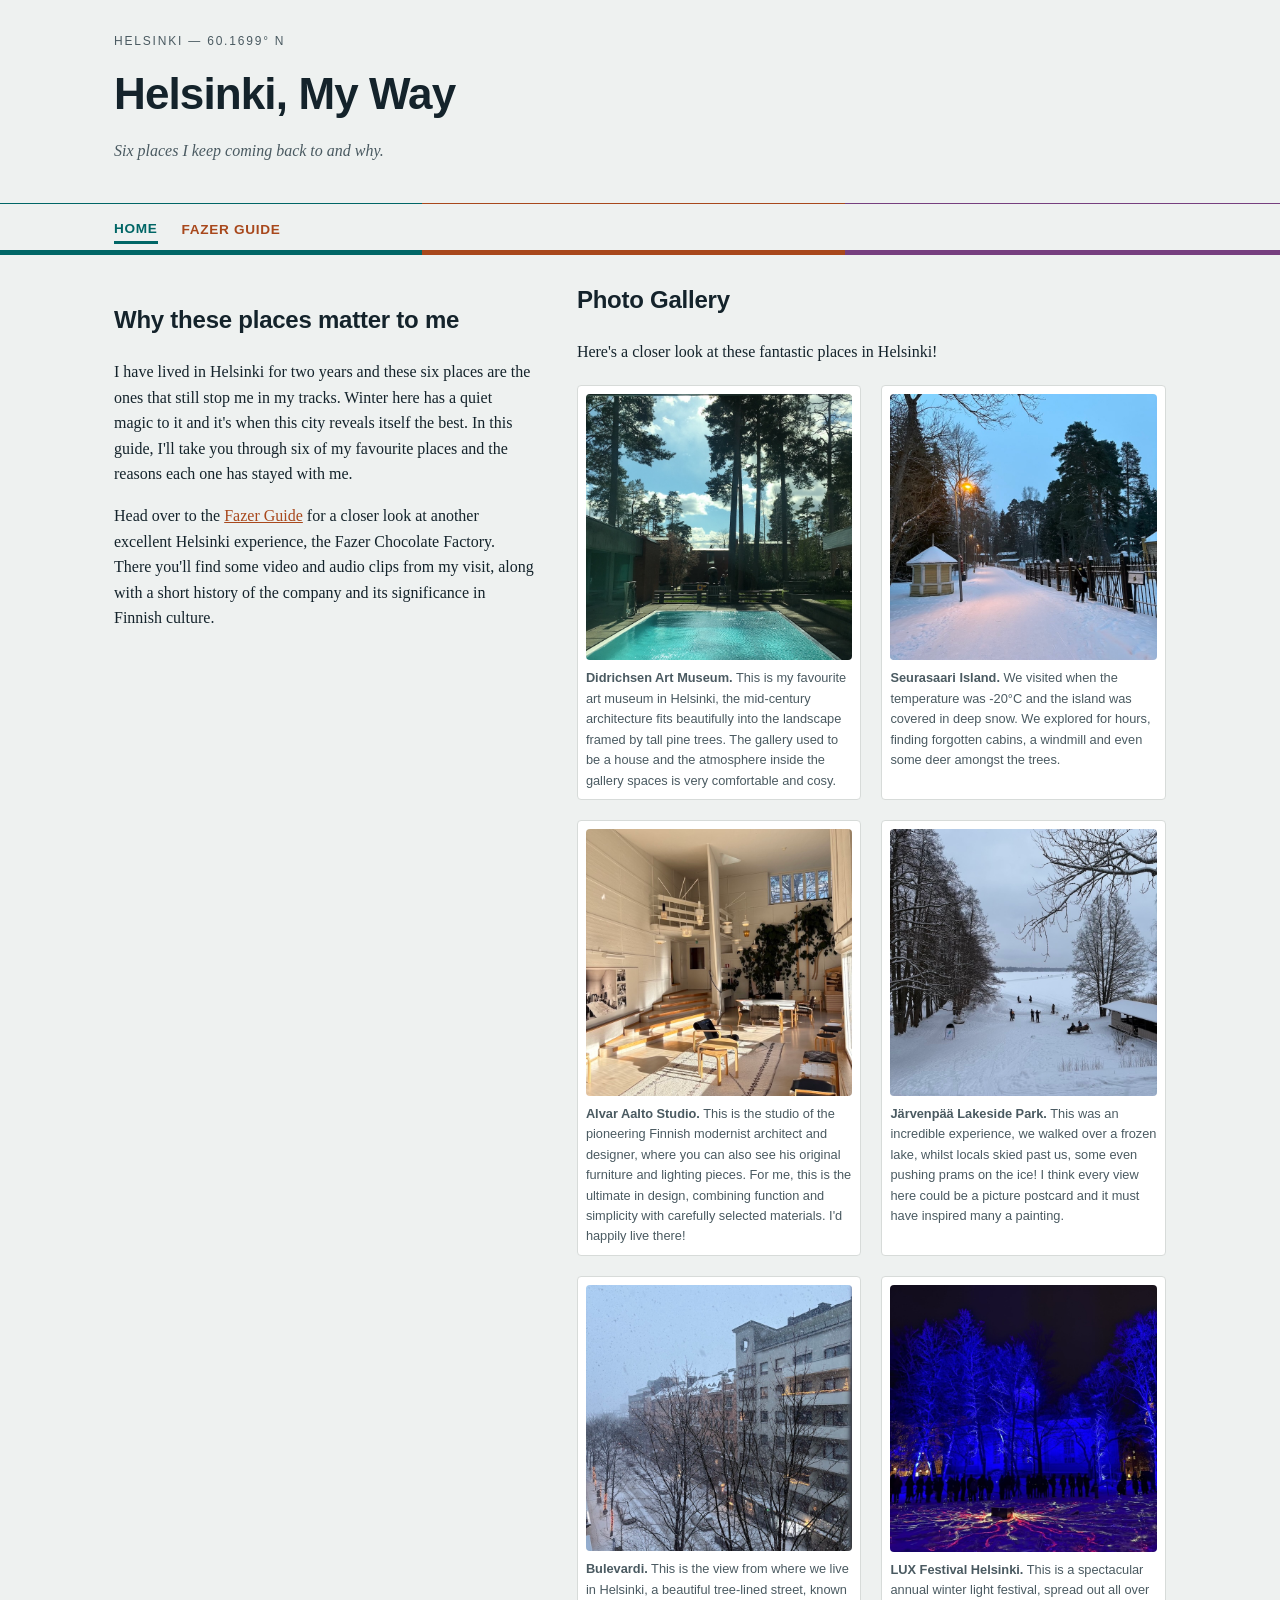
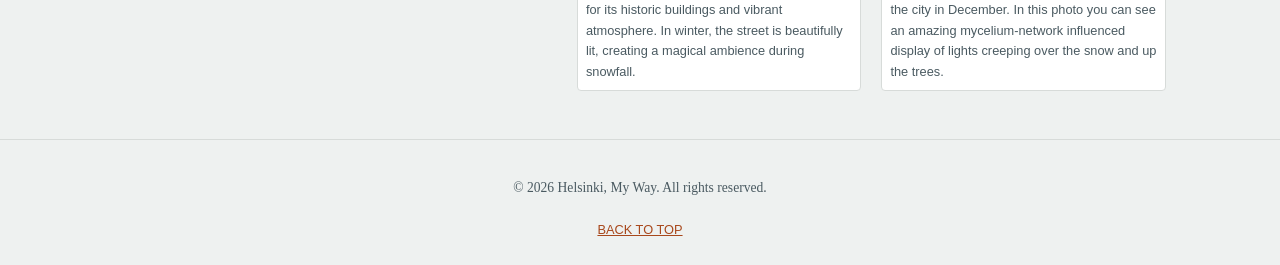
<file: index.html>
<!DOCTYPE html>
<html lang="en">
<head>
    <meta charset="UTF-8">
    <meta name="viewport" content="width=device-width, initial-scale=1.0">
    <title>Helsinki, My Way</title>
        <meta name="description" content="A personal guide to my favourite places in Helsinki, Finland.">
        <link rel="icon" href="images/favicon.png" type="image/png">
    <link rel="stylesheet" href="css/style.css">
</head>
<body>

    <!-- Skip link: Allows keyboard and screen reader users to skip directly to the main content -->
    <a href="#main-content" class="skip-link">Skip to main content</a>

    <!-- Outer container wraps the entire page content and controls the maximum width -->
    <div class="outer-container" id="top">

        <header class="site-header">
            <p class="eyebrow">Helsinki &mdash; 60.1699&deg; N</p>
            <h1>Helsinki, My Way</h1>
            <p class="tagline">Six places I keep coming back to and why.</p>
        </header>

        <!-- Main site navigation: Links to different sections of the site, built as a styled unordered list for accessibility and semantic structure -->
        <nav class="site-nav" aria-label="Main site navigation">
            <ul>
                <li><a href="index.html" aria-current="page">Home</a></li>
                <li><a href="places.html">Fazer Guide</a></li>
            </ul>
        </nav>

        <main id="main-content">
            
            <!-- Two column layout: intro text on the left and image gallery on the right -->
             <div class="two-column-layout">

                <section class="intro" aria-labelledby="intro-heading">
                    <h2 id="intro-heading">Why these places matter to&nbsp;me</h2>
                    <p>
                        I have lived in Helsinki for two years and these six places are the ones that still stop me in my tracks. 
                        Winter here has a quiet magic to it and it's when this city reveals itself the best. 
                        In this guide, I'll take you through six of my favourite places and the reasons each one has stayed with me.
                    </p>
                    <p> 
                        Head over to the <a href="places.html">Fazer Guide</a> for a closer look at another excellent Helsinki experience, the Fazer Chocolate Factory. 
                        There you'll find some video and audio clips from my visit, along with a short history of the company and its significance in Finnish culture.
                    </p>
                </section>

                <!-- Aside is used because this content is related to the main content but not essential to its understanding. 
                It provides additional context and information for those interested. -->
                <aside class="gallery" aria-labelledby="gallery-heading">
                    <h2 id="gallery-heading">Photo Gallery</h2>
                    <p>Here's a closer look at these fantastic places in Helsinki!</p>

                    <figure>
                        <img src="images/didrichsen-art-museum.jpg" alt="Modernist Didrichsen Art Museum building set among pine trees">
                        <figcaption><strong>Didrichsen Art Museum.</strong> 
                            This is my favourite art museum in Helsinki, 
                            the mid-century architecture fits beautifully into the landscape framed by tall pine trees. The gallery used to be a house and 
                            the atmosphere inside the gallery spaces is very comfortable and cosy.</figcaption>
                    </figure>

                    <figure>
                        <img src="images/seurasaari-island.jpg" alt="Snow-covered historic buildings and trees on Surasaari Island">
                        <figcaption><strong>Seurasaari Island.</strong> We visited when the temperature was -20°C and the island was covered in deep snow.
                            We explored for hours, finding forgotten cabins, a windmill and even some deer amongst the trees.</figcaption>
                    </figure>

                    <figure>
                        <img src="images/alvar-aalto-studio.jpg" alt="Studio of Alvar Aalto, a famous Finnish architect and designer">
                        <figcaption><strong>Alvar Aalto Studio.</strong> This is the studio of the pioneering Finnish modernist architect and designer, 
                            where you can also see his original furniture and lighting pieces. For me, this is the ultimate in design, 
                            combining function and simplicity with carefully selected materials. I'd happily live there!</figcaption>
                    </figure>

                    <figure>
                        <img src="images/jarvenpaa-lakeside-park.jpg" alt="Järvenpää Lakeside Park, a snow-covered scenic park">
                        <figcaption><strong>Järvenpää Lakeside Park.</strong> This was an incredible experience, we walked over a frozen lake, whilst locals skied past us, 
                            some even pushing prams on the ice! I think every view here could be a picture postcard and it must have inspired many a painting.</figcaption>
                    </figure>

                    <figure>
                        <img src="images/bulevardi-street.jpg" alt="Bulevardi is a vibrant street in Helsinki with historic buildings">
                        <figcaption><strong>Bulevardi.</strong> This is the view from where we live in Helsinki, a beautiful tree-lined street, known for its historic buildings 
                            and vibrant atmosphere. In winter, the street is beautifully lit, creating a magical ambience during snowfall.</figcaption>
                    </figure>

                    <figure>
                        <img src="images/lux-festival-helsinki.jpg" alt="LUX Festival Helsinki, a vibrant festival of light in the heart of the city">
                        <figcaption><strong>LUX Festival Helsinki.</strong> This is a spectacular annual winter light festival, spread out all over the city in December. 
                            In this photo you can see an amazing mycelium-network influenced display of lights creeping over the snow and up the trees.</figcaption>
                    </figure>

                </aside>

            </div>

        </main>

        <footer class="site-footer">
            <p>&copy; 2026 Helsinki, My Way. All rights reserved.</p>
            <a href="#top" class="back-to-top">Back to top</a>
        </footer>

    </div>

</body>
</html>
</file>
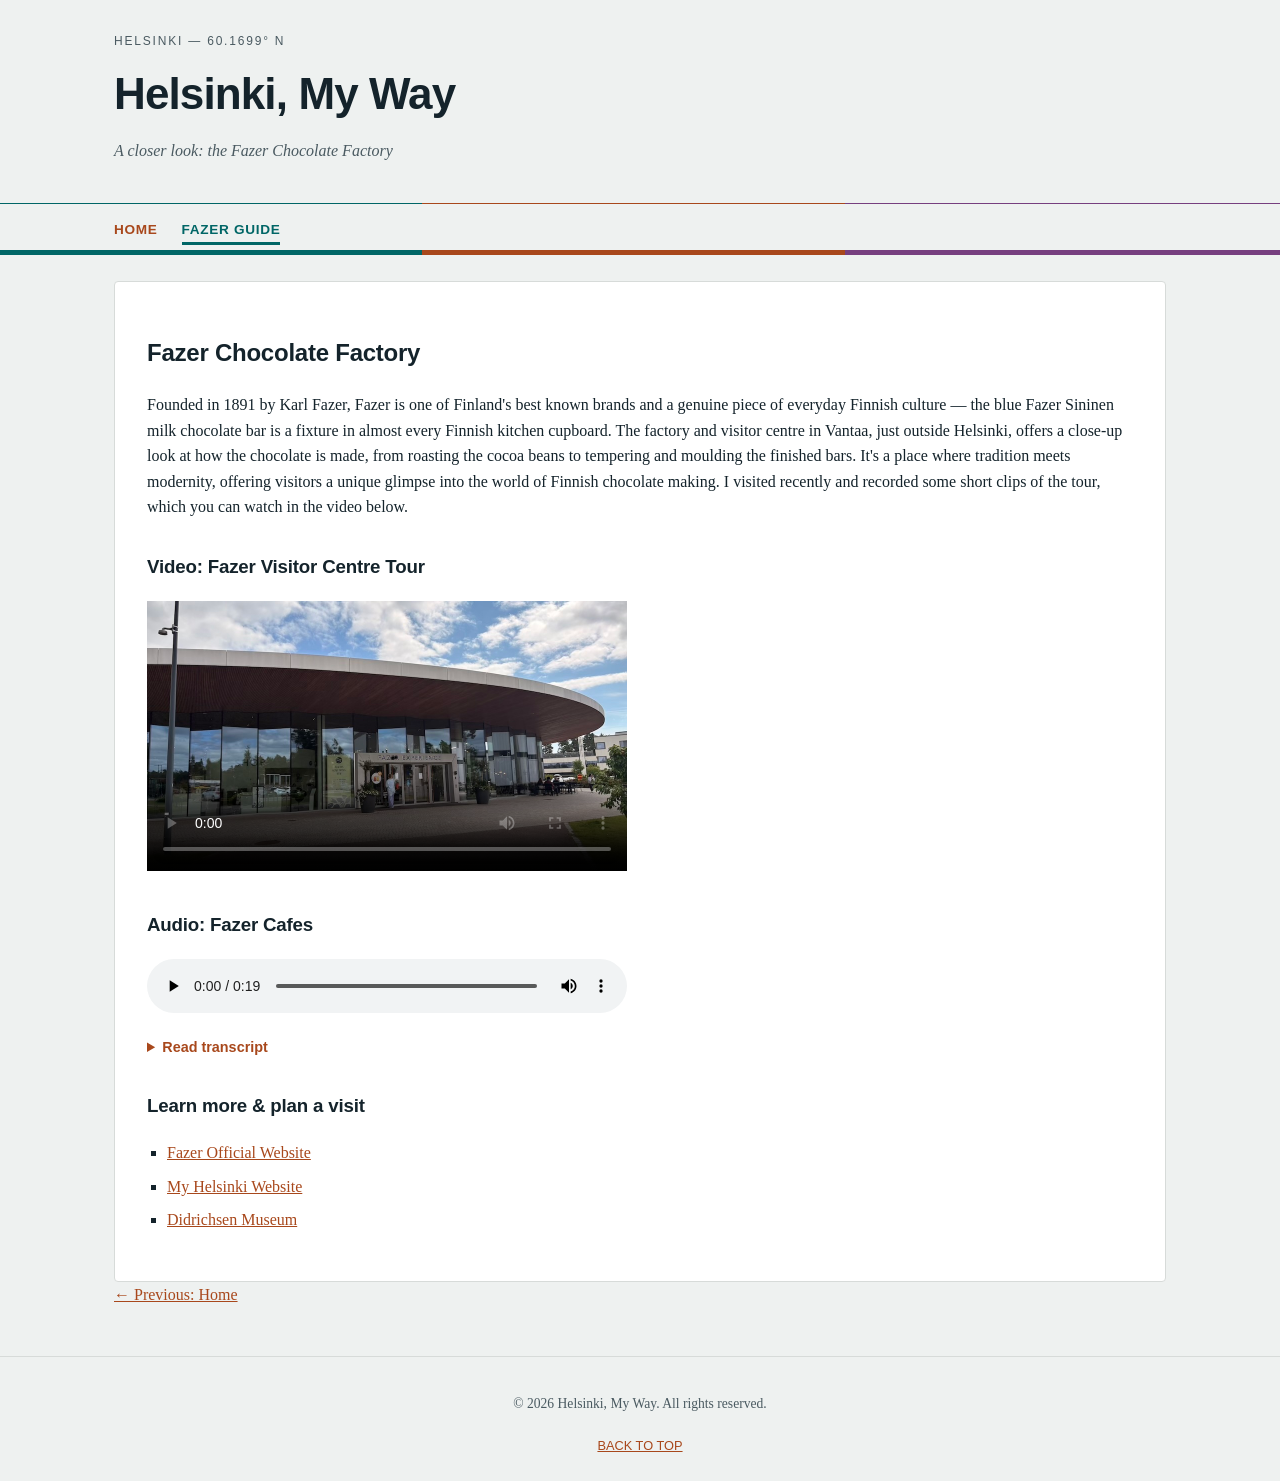
<file: places.html>
<!DOCTYPE html>
<html lang="en">
<head>
    <meta charset="UTF-8">
    <meta name="viewport" content="width=device-width, initial-scale=1.0">
    <title>Fazer Chocolate Factory - Helsinki, My Way</title>
        <meta name="description" content="A closer look at the Fazer Chocolate Factory in Helsinki, Finland, with video and audio.">
        <link rel="icon" href="images/favicon.png" type="image/png">
    <link rel="stylesheet" href="css/style.css">
</head>
<body>

    <!-- Skip link: Allows keyboard and screen reader users to skip directly to the main content -->
    <a href="#main-content" class="skip-link">Skip to main content</a>

    <!-- Outer container wraps the entire page content and controls the max width -->
    <div class="outer-container" id="top">

        <header class="site-header">
            <p class="eyebrow">Helsinki &mdash; 60.1699&deg; N</p>
            <h1>Helsinki, My Way</h1>
            <p class="tagline">A closer look: the Fazer Chocolate Factory</p>
        </header>

        <!-- Main site navigation: Links to different sections of the site, built as a styled unordered list for accessibility and semantic structure -->
        <nav class="site-nav" aria-label="Main site navigation">
            <ul>
                <li><a href="index.html">Home</a></li>
                <li><a href="places.html" aria-current="page">Fazer Guide</a></li>
            </ul>
        </nav>

        <main id="main-content">

            <article aria-labelledby="fazer-heading">
                <h2 id="fazer-heading">Fazer Chocolate Factory</h2>

                <!-- Textual description: a short history of the Fazer Chocolate Factory -->
                <p>
                    Founded in 1891 by Karl Fazer, Fazer is one of Finland's best known brands and a genuine piece of everyday Finnish culture &mdash; 
                    the blue Fazer Sininen milk chocolate bar is a fixture in almost every Finnish kitchen cupboard. 
                    The factory and visitor centre in Vantaa, just outside Helsinki, offers a close-up look at how the chocolate is made, 
                    from roasting the cocoa beans to tempering and moulding the finished bars. 
                    It's a place where tradition meets modernity, offering visitors a unique glimpse into the world of Finnish chocolate making.
                    I visited recently and recorded some short clips of the tour, which you can watch in the video below. 
                </p>

                <!-- Video: A short video clip of the Fazer Chocolate Factory tour, with captions for accessibility -->
                <section aria-labelledby="fazer-video-heading">
                    <h3 id="fazer-video-heading">Video: Fazer Visitor Centre Tour</h3>
                    <video controls width="480" poster="images/fazer.jpg">
                        <source src="media/fazer-visit.mp4" type="video/mp4">
                        <track kind="captions" src="media/fazer-visit-captions.vtt" srclang="en" label="English" default>
                        <p>
                        Your browser does not support embedded videos.
                        You can <a href="media/fazer-visit.mp4">download the video</a> instead.
                        </p>
                    </video>
                </section>

                <!-- Audio: A short narrated clip discussing Fazer cafes in Helsinki, with a collapsible text transcript
                    for accessibility (WebVTT captions are not rendered for <audio> in current browsers) -->
                <section aria-labelledby="audio-heading">
                    <h3 id="audio-heading">Audio: Fazer Cafes</h3>
                    <audio controls>
                        <source src="media/fazer-cafes.mp3" type="audio/mpeg">
                        <p>
                        Your browser does not support the audio element.
                        You can <a href="media/fazer-cafes.mp3">download the audio</a> instead.
                        </p>    
                    </audio>

                    <details>
                        <summary>Read transcript</summary>
                        <p>
                            Fazer also has an excellent chain of cafes with seasonal Nordic pastries baked every day. 
                            The cinnamon bun is the classic, but the chocolate Danish is my personal favourite.
                            You also get a free chocolate with every coffee.
                        </p>
                    </details>
                </section>

                <!-- External resources: Links to external websites -->
                <section aria-labelledby="external-resources-heading">
                    <h3 id="external-resources-heading">Learn more &amp; plan a visit</h3>
                    <ul class="external-resources">
                        <li><a href="https://www.fazer.com" target="_blank" rel="noopener noreferrer">Fazer Official Website</a></li>
                        <li><a href="https://www.myhelsinki.fi" target="_blank" rel="noopener noreferrer">My Helsinki Website</a></li>
                        <li><a href="https://www.didrichsenmuseum.fi/en" target="_blank" rel="noopener noreferrer">Didrichsen Museum</a></li>
                    </ul>
                </section>

            </article>

            <!-- Previous/Next Navigation -->
            <nav class="page-nav" aria-label="Page navigation">
                <a href="index.html" rel="prev">&larr; Previous: Home</a>
            </nav>

        </main>

        <footer class="site-footer">
            <p>&copy; 2026 Helsinki, My Way. All rights reserved.</p>
            <a href="#top" class="back-to-top">Back to top</a>
        </footer>

    </div>

</body>
</html>
</file>
<file: css/style.css>
/* 
Helsinki, My Way - Stylesheet
Shared by index.html and places.html
The colour palette references Helsinki's public transport map:
tram turquoise, metro orange and train purple, used as accent colours throughout the site.
*/

/* 1. Design tokens (custom properties): reusable colour, font and layout variables */
:root {
    --color-bg: #EEF1F0;                /* soft grey, Helsinki coastal mist background */
    --color-surface: #FFFFFF;           /* white background for cards and content areas */
    --color-ink: #14232B;               /* near black primary text colour */
    --color-muted: #4A5A61;             /* softer variant of --color-ink for secondary text */
    --color-line: #D7DBD9;              /* light line for borders and dividers */
    --color-focus-on-dark: #FF8A4C;     /* brighter focus outline against dark background */

    --color-tram: #006666;              /* Helsinki tram turquoise */
    --color-metro: #A8481C;             /* Helsinki metro orange */
    --color-train: #763f7f;             /* Helsinki train purple */

    --font-display: Arial, "Helvetica Neue", Helvetica, sans-serif; /* bold sans-serif for headings and nav */
    --font-body: Georgia, "Times New Roman", Times, serif;  /* serif for body text and captions */

    --max-width: 1100px;                  /* maximum width for content */
    --radius: 4px;                        /* border radius (curved corners) across UI elements */
}

/* 2. Base styles: browser reset (cross-browser consistency), scroll behaviour and default styling 
    for body, images, links and focus states */

* {
    box-sizing: border-box; /* Padding and border included within element width, simplifying layout sizing */
}

html {
    scroll-behavior: smooth;
    overscroll-behavior-y: none; /* Prevents browser bouncing at the top and bottom of the page */
}

body {
    margin: 0;
    font-family: var(--font-body);
    color: var(--color-ink);
    background-color: var(--color-bg);
    line-height: 1.6;
}

img {
    max-width: 100%;
    height: auto;
    display: block;
    border-radius: var(--radius);
}

a {
    color: var(--color-metro);
}

/* Distinct colour on mouse hover and keyboard focus consistent with the nav's active page indicator */
a:hover,
a:focus-visible {
    color: var(--color-tram);   
}

/* Visible keyboard focus for accessibility */
a:focus-visible,
button:focus-visible {
    outline: 3px solid var(--color-tram);
    outline-offset: 2px;
}

/* 3. Skip link: allows keyboard users to bypass navigation and jump to the main content. 
    It is hidden by default and visible on focus */

.skip-link {
    position: absolute;
    top: 0;
    left: 0;
    background: var(--color-ink);
    color: var(--color-surface);
    padding: 0.75em 1em;
    z-index: 100;

    /* Visually hidden until focussed: clipped to a single pixel rather than moved off the screen, 
        to avoid a known focus-scroll flicker issue with large offset positioning */
    width: 1px;
    height: 1px;
    overflow: hidden;
    clip-path: inset(50%);
    white-space: nowrap;
}

.skip-link:focus-visible {
    width: auto;
    height: auto;
    overflow: visible;
    clip-path: none;
    white-space: normal;
    outline-color: var(--color-focus-on-dark);
    color: var(--color-surface);
}

/* 4. Outer container: wraps the whole page, controlling maximum width and centring content */

.outer-container {
    max-width: var(--max-width);
    margin: 0 auto;
    padding: 0 1.5rem;
}

/* 5. Header: typography for the site title, eyebrow label and tagline */

.site-header {
    padding: 2rem 0 1rem;
    text-align: left;
}

/* Small uppercase label above the h1 */
.eyebrow {
    font-family: var(--font-display);
    font-size: 0.75rem;
    text-transform: uppercase;
    letter-spacing: 0.15em;
    color: var(--color-muted);
    margin: 0 0 0.5rem;
}

.site-header h1 {
    font-family: var(--font-display);
    font-weight: 800;
    font-size: 2.75rem;
    letter-spacing: -0.02em;
    margin: 0;
}

.tagline {
    font-family: var(--font-body);
    font-style: italic;
    color: var(--color-muted);
    margin: 0.5rem 0 0;
}

/* 6. Navigation
    Implemented as a styled HTML list, not a div, for accessibility.
    A three colour scheme is used to reference the Helsinki public transport map, 
    with tram turquoise, metro orange and train purple used as accent colours throughout the site */

.site-nav {
    position: sticky;   /* Keeps navigation visible when scrolling past the header */
    top: 0;
    z-index: 10;    /* Sits below the skip link, so the skip link is always visible when focused */
    background: var(--color-bg);    /* Opaque, so it fully covers content scrolling underneath */
    margin-top: 1.5rem;
    padding-top: 0.25rem;
}

/* Thin route line signature, stretched to full viewport width */
.site-nav::before {
    content: "";
    position: absolute;
    top: 0;
    left: 50%;
    width: 100vw;
    margin-left: -50vw;
    height: 1px;
    background: linear-gradient(
        to right, 
        var(--color-tram) 0 33%, 
        var(--color-metro) 33% 66%, 
        var(--color-train) 66% 100%
    );
}

/* Thicker route line, stretched to full viewport width */
.site-nav::after {
    content: "";
    position: absolute;
    bottom: -6px;
    left: 50%;
    width: 100vw;
    margin-left: -50vw;
    height: 5px;
    background: linear-gradient(
        to right,
        var(--color-tram) 0 33%, 
        var(--color-metro) 33% 66%, 
        var(--color-train) 66% 100%
    );
}

.site-nav ul {
    list-style: none;
    margin: 0;
    padding: 0.5rem 0;
    display: flex;
    flex-wrap: wrap;
    gap: 1.5rem;
}

.site-nav a {
    font-family: var(--font-display);
    font-weight: 700;
    text-decoration: none;  
    text-transform: uppercase;
    font-size: 0.85rem;
    letter-spacing: 0.05em;
    padding: 0.35rem 0;
    border-bottom: 3px solid transparent;
}

/* Orange on hover distinguishes from the turquoise current-page indicator below */
.site-nav a:hover,
.site-nav a:focus-visible {
    border-bottom-color: var(--color-metro);
}

/* Highlight the current page in the nav */
.site-nav a[aria-current="page"] {
    border-bottom-color: var(--color-tram);
    color: var(--color-tram);
}   

/* 7. Main content area: vertical spacing around the <main> landmark */

main {
    padding: 2rem 0 3rem;
}

/* Two-column layout for the landing page: intro text and gallery.
    CSS grid with percentage-based fractions for responsive layout, with a gap between the columns */
.two-column-layout {
    display: grid;
    grid-template-columns: 40% 56%;
    gap: 4%;
}

/* Consistent heading typography across both pages' content sections */
.intro h2,
.gallery h2,
article h2,
article h3 {
    font-family: var(--font-display);
    font-weight: 800;
    letter-spacing: -0.01em;
}

/* 8. Photo gallery (landing page): two-column grid for arranging gallery images */

.gallery {
    display: grid;
    grid-template-columns: 1fr 1fr;
    gap: 1.25rem;
    align-content: start;
}

/* Heading and intro text span the full grid width, sitting above the two-column photo grid */
.gallery h2,
.gallery > p {
    grid-column: 1 / -1;
    margin: 0;
}

/* Card styling for each gallery photo */
.gallery figure {
    margin: 0;
    background: var(--color-surface);
    padding: 0.5rem;
    border: 1px solid var(--color-line);
    border-radius: var(--radius);
}

.gallery figcaption {
    font-family: var(--font-display);
    font-size: 0.8rem;
    color: var(--color-muted);
    margin-top: 0.5rem;
}   

/* 1:1 aspect ratio with object-fit: cover crops images to fill the square
    without distortion regardless of source image shape */
.gallery figure img {
    aspect-ratio: 1 / 1;
    object-fit: cover;
    width: 100%;
}

/* 9. Fazer Guide page: article styled as a card, consistent with gallery figures; 
    media sizing, transcript styling and link spacing */

article {
    background: var(--color-surface);
    border: 1px solid var(--color-line);
    border-radius: var(--radius);
    padding: 2rem;
}

/* Vertical spacing between video, audio and links subsections */
article section {
    margin-top: 2rem;
}

/* Constrains media to a consistent width, matching the video's HTML width attribute */
video,
audio {
    width: 100%;
    max-width: 480px;
}

/* Collapsible audio transcript, styled to match link colours since WebVTT captions are not
    visibly rendered for <audio> elements in current browsers */
details {
    margin-top: 1rem;
    font-size: 0.9rem;
}

summary {
    cursor: pointer; 
    font-family: var(--font-display);
    font-weight: 700;
    color: var(--color-metro);
}

summary:hover,
summary:focus-visible {
    color: var(--color-tram);
}

.external-resources {
    list-style: square;
    padding-left: 1.25rem;
}

.external-resources li {
    margin-bottom: 0.5rem;
}   

/* 10. Footer: copyright text styling and the back-to-top link, with full viewport width top line */

.site-footer {
    position: relative;
    padding: 1.5rem 0;
    font-size: 0.85rem;
    color: var(--color-muted);
    text-align: center;
}

/* Top border line stretched to full viewport width */
.site-footer::before {
    content: "";
    position: absolute;
    top: 0;
    left: 50%;
    width: 100vw;
    margin-left: -50vw;
    height: 1px;
    background: var(--color-line);
}

/* Styled to match the footer's small caps aesthetic; 
    scrolls smoothly via html { scroll-behavior: smooth } */
.back-to-top {
    display: inline-block;
    margin-top: 0.5rem;
    font-family: var(--font-display);
    font-size: 0.8rem;
    text-transform: uppercase;
}

/* 11. Responsive design for smaller screens 
    Below 700px, the two-column layout stacks into a single column.
    The photo gallery remains two columns at this width, since the full-width
    single column still gives each photo card comfortable space */
@media (max-width: 699px) {

    .site-header h1 {
        font-size: 2rem;
    }   

    .two-column-layout {
        grid-template-columns: 100%;
        gap: 2rem;
    }

    .gallery {
        grid-template-columns: 1fr 1fr;
    }

    article {
        padding: 1.25rem; /* Reduced padding preserves content width on narrow screens */
    }
}

/* Below 420px, the photo gallery also collapses to a single column, 
    once even the full viewport width is too narrow for two comfortable cards */
@media (max-width: 420px) {
    .gallery {
        grid-template-columns: 1fr;
    }

    /* Smaller heading size prevents text-wrapping orphans on narrow screens */
    .intro h2,
    .gallery h2 {
        font-size: 1.35rem;
    }
}

/* Disables smooth scrolling for users who have indicated a preference for reduced motion,
    since the gliding scroll motion can cause discomfort for motion-sensitive users */
@media (prefers-reduced-motion: reduce) {
    html {
        scroll-behavior: auto;
    }
}
</file>
